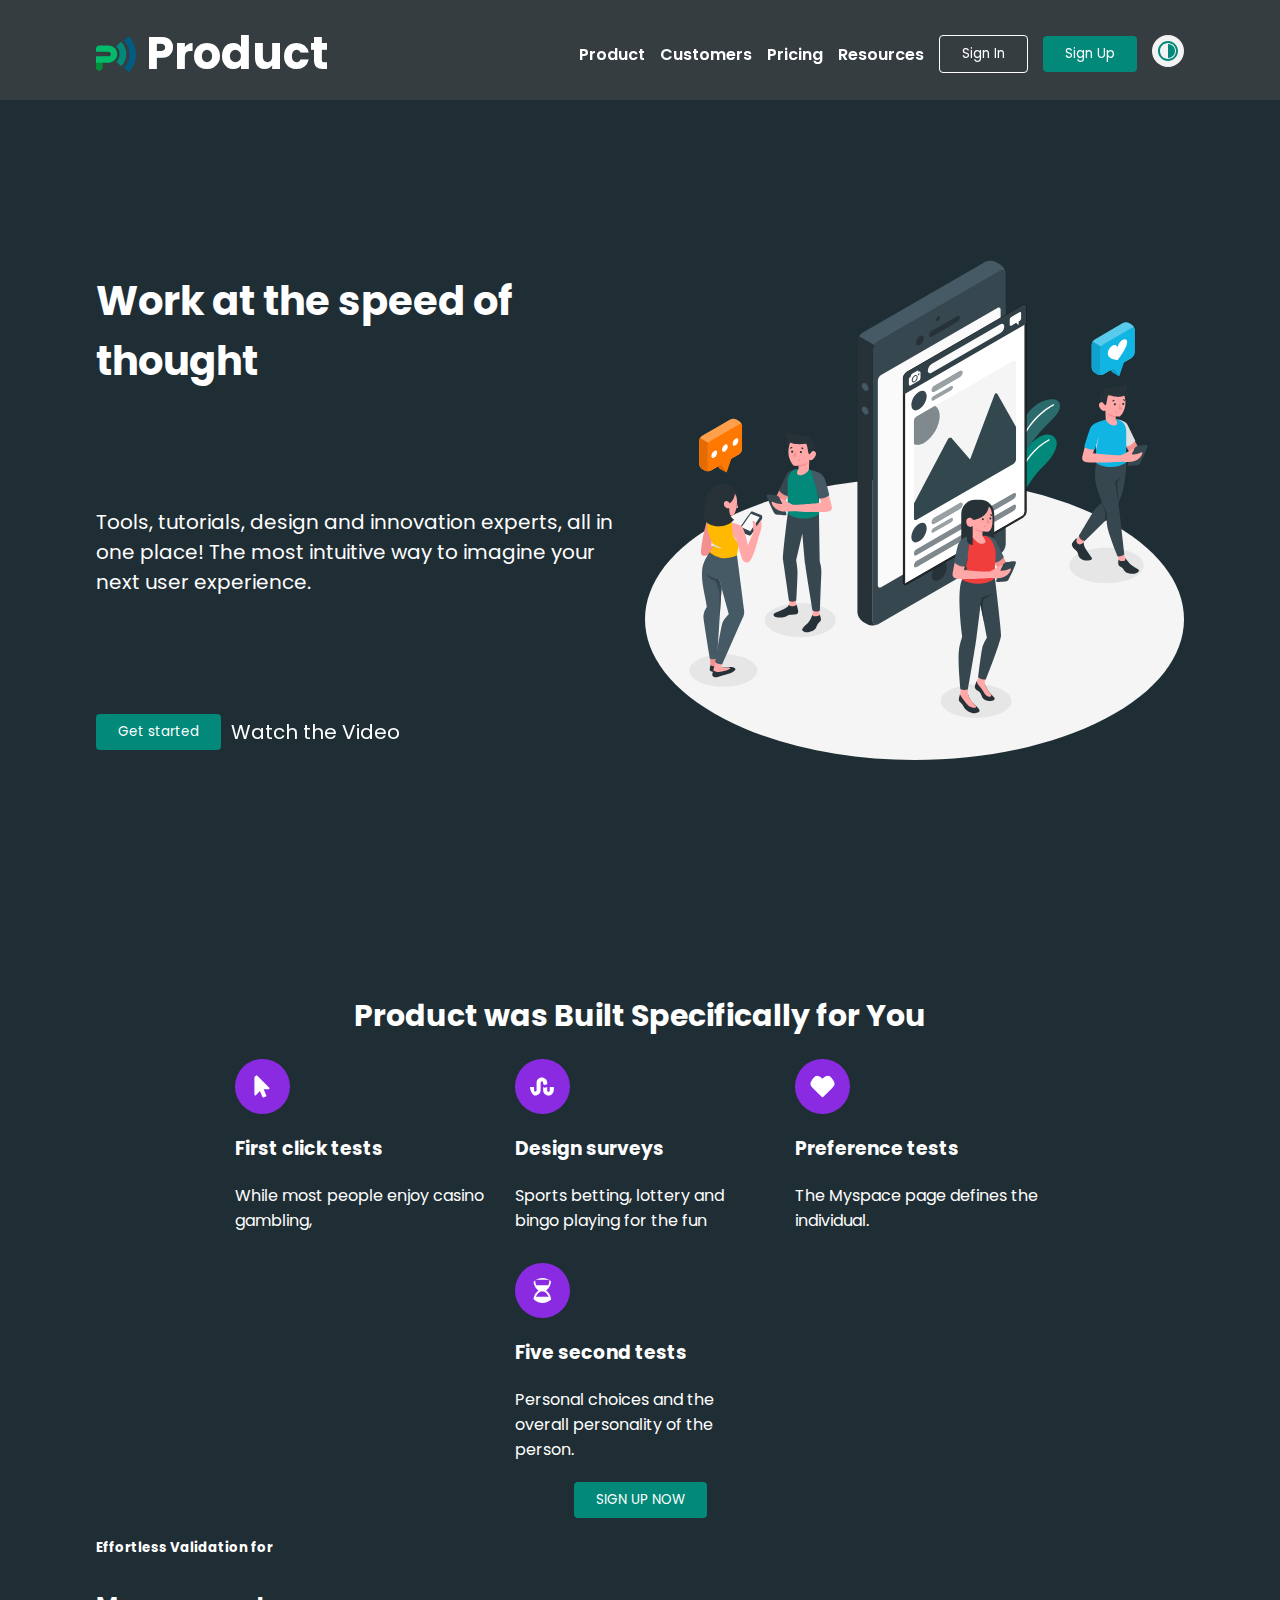
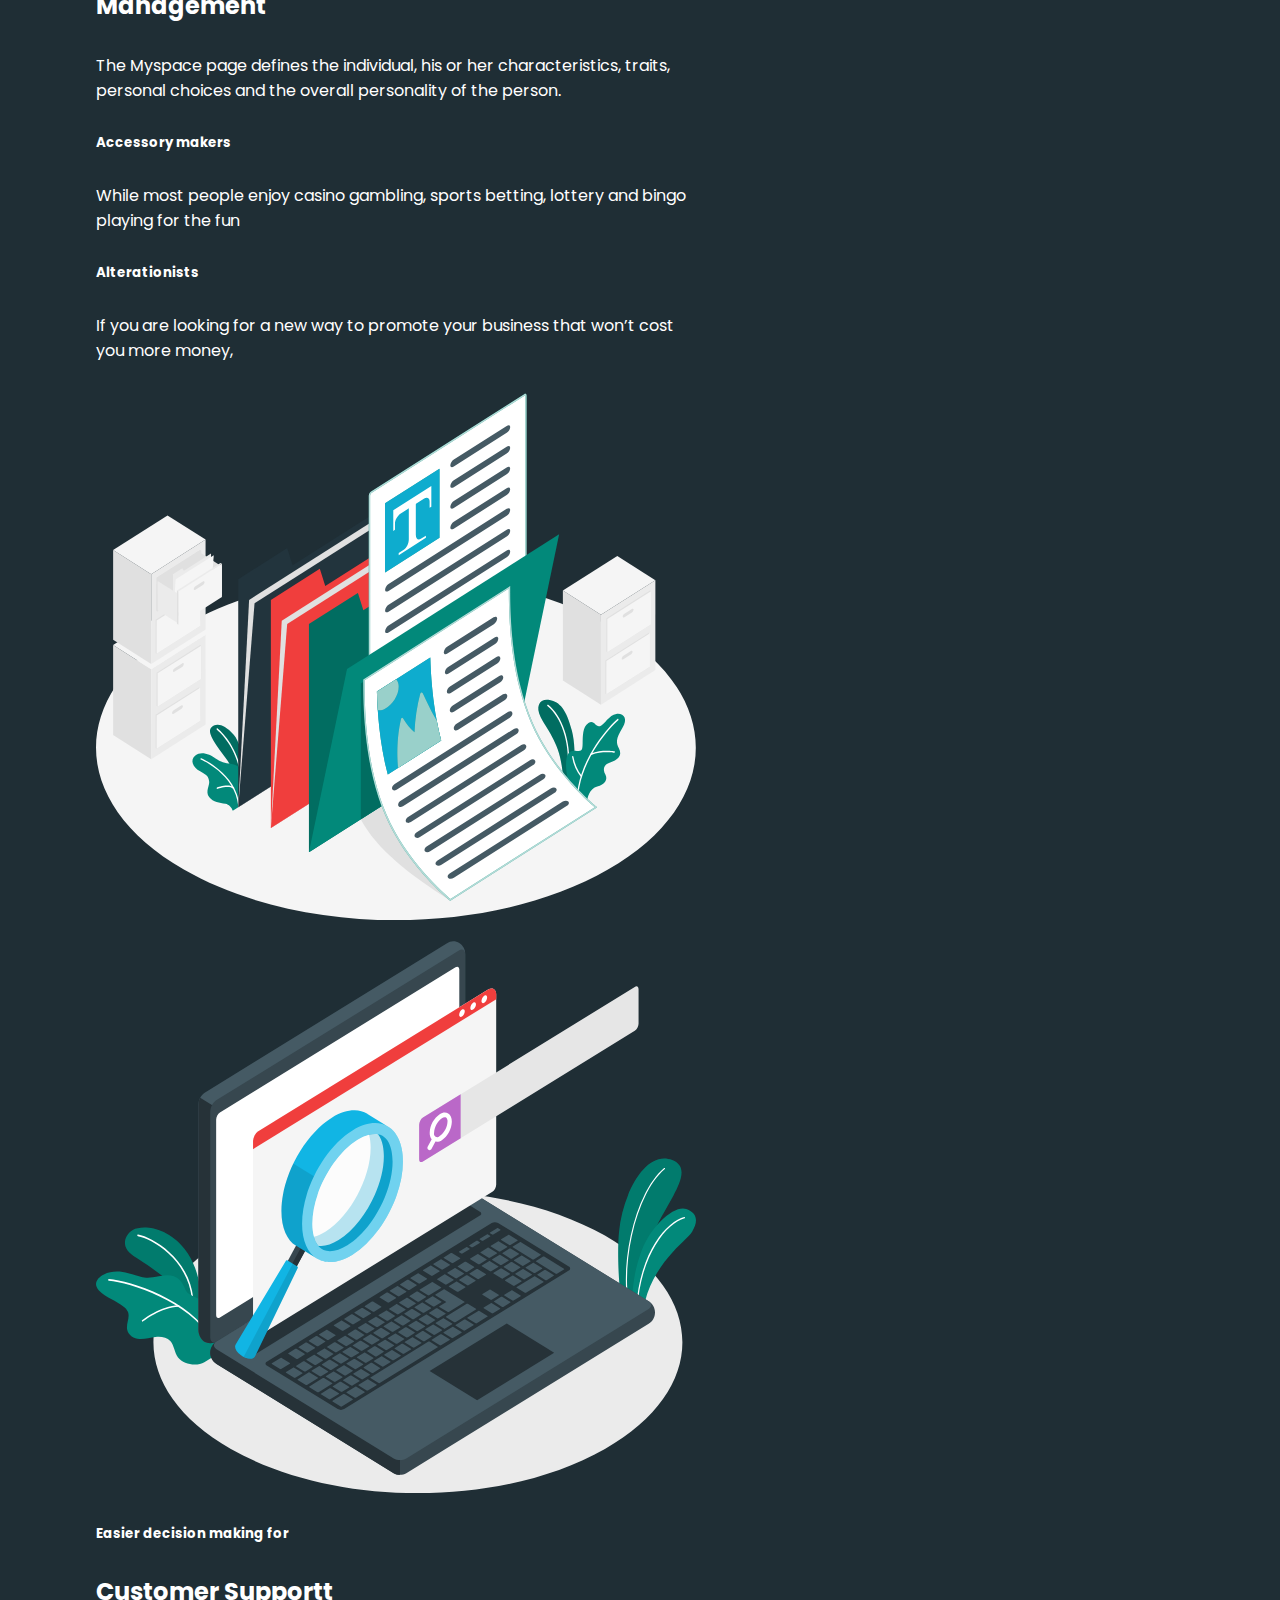
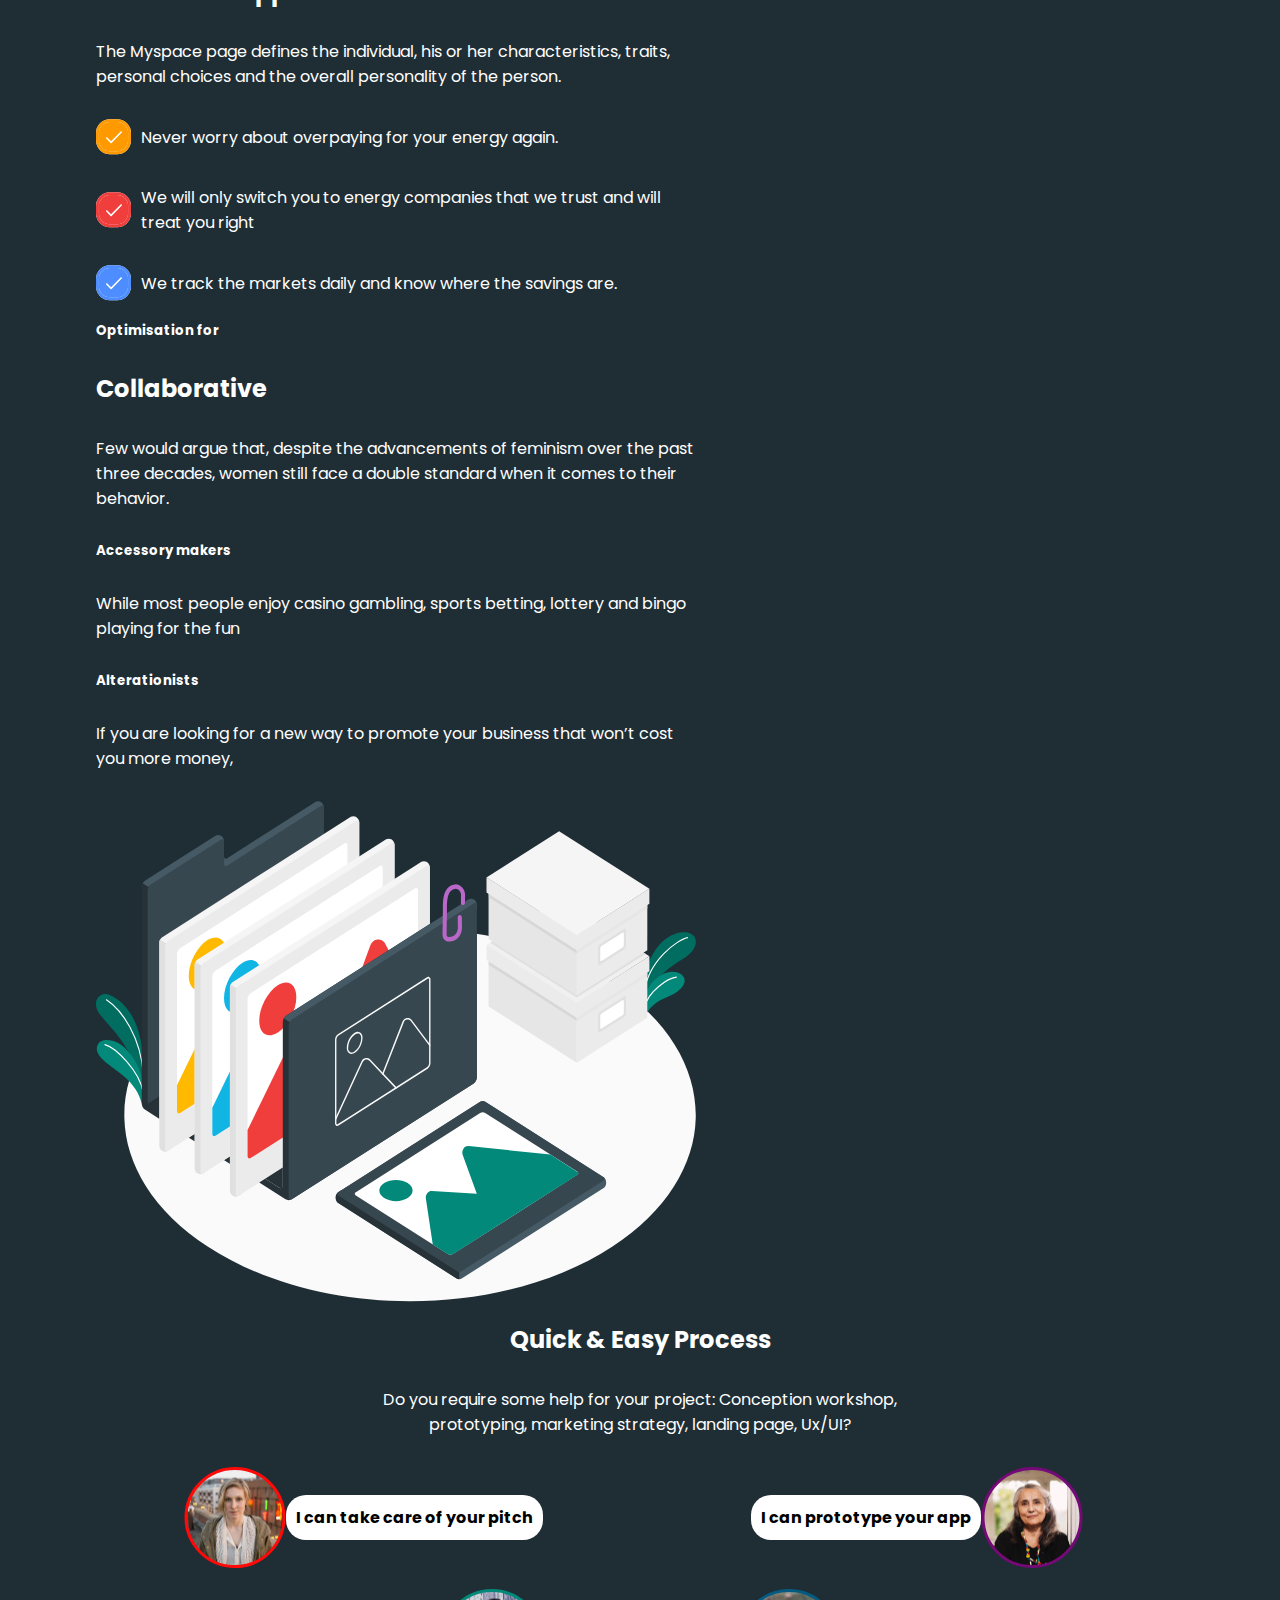
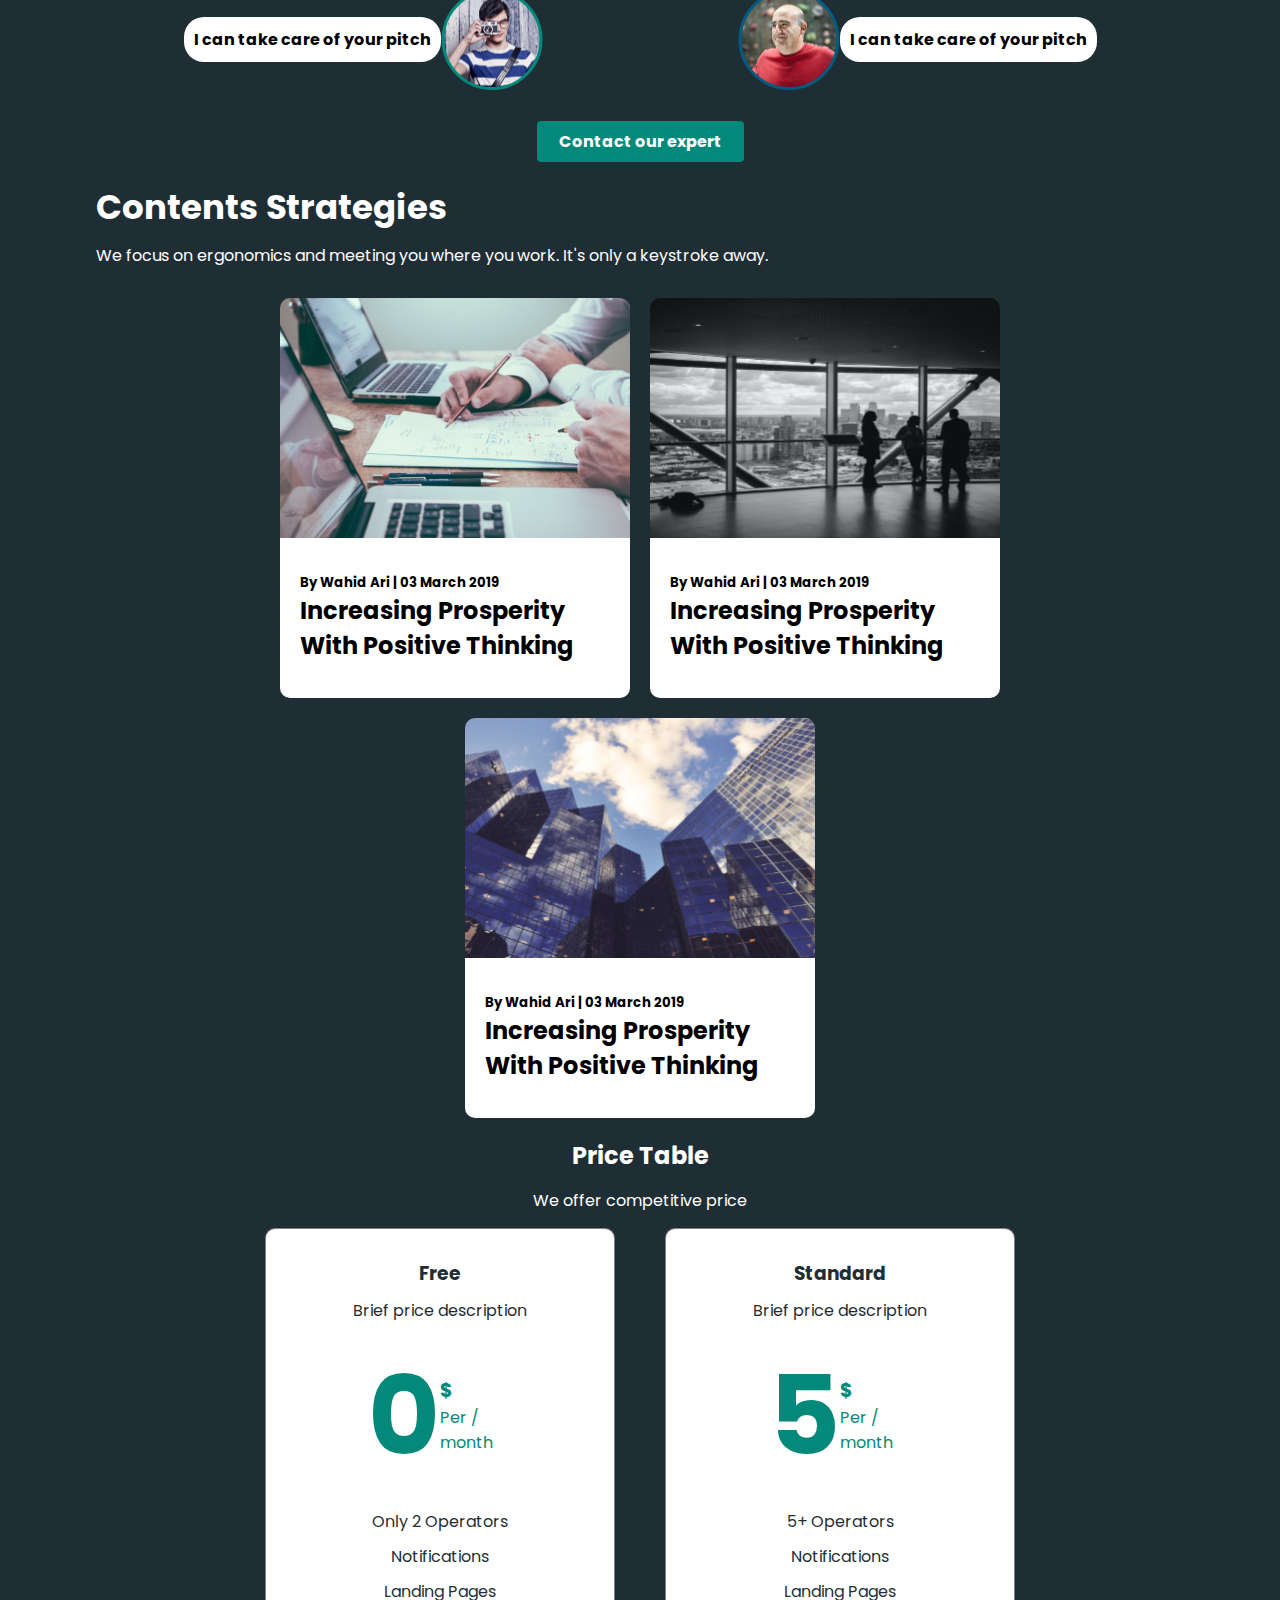
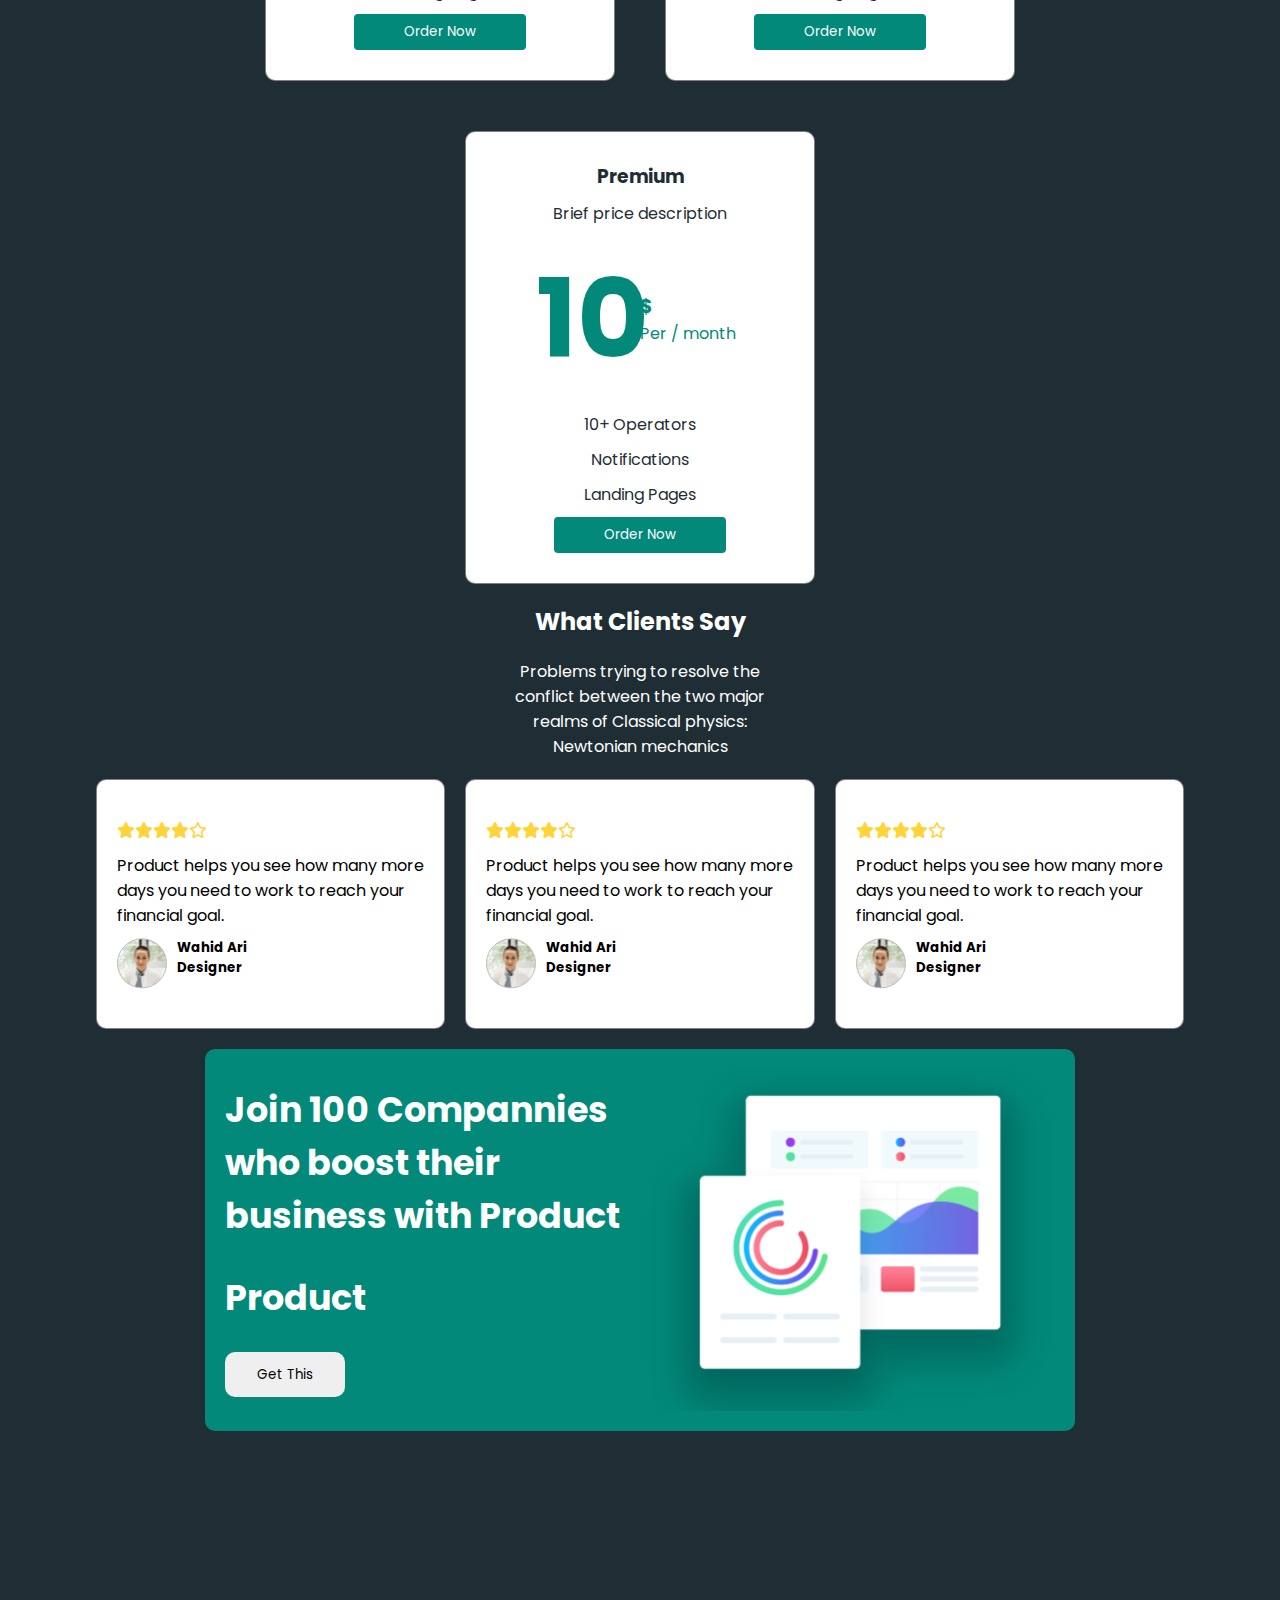
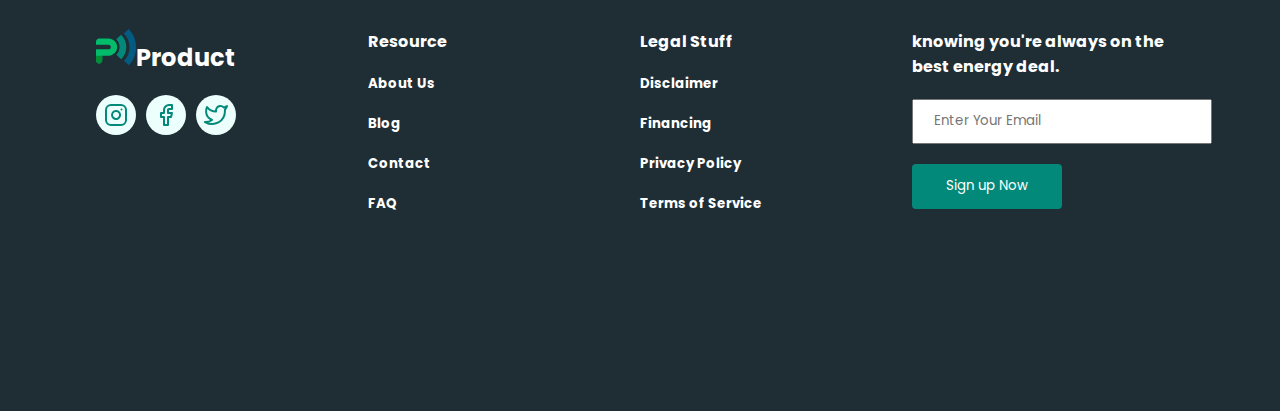
<file: index.html>
<!DOCTYPE html>
<html lang="en">
<head>
    <meta charset="UTF-8">
    <meta name="viewport" content="width=device-width, initial-scale=1.0">
    <link rel="stylesheet" href="./css/style.min.css">
    <link rel="stylesheet" href="https://cdnjs.cloudflare.com/ajax/libs/font-awesome/6.5.2/css/all.min.css">
    <title>Homework-25</title>
</head>
<body>
    <header>
        <nav class="navbar container">
            <div class="logo"><a href="./index.html"><img src="./img/logo.svg" alt=""><h2>Product</h2></a></div>
            <ul class="nav-item">
                                    
                <li class="nav-list"><a href="#" class="nav-link">Product</a></li>
                <li class="nav-list"><a href="#" class="nav-link">Customers </a></li>
                <li class="nav-list"><a href="./pages/prise.html" class="nav-link">Pricing</a></li>
                <li class="nav-list"><a href="#" class="nav-link">Resources</a></li>
                <li class="nav-list"><button class="nav-btn-left">Sign In</button></li>
                <li class="nav-list"><button class="nav-btn-right">Sign Up</button></li>
                <li class="nav-list"><button onclick="darkTheme()" href="#" class="nav-btn-dark"><img src="./img/logo-right.svg" alt=""></button></li>

            </ul>
        </nav>
    </header>
    <main>
        <section class="hero container">
            <div class="hero-left">
                <h2>Work at the speed
                    of thought</h2>
                    <p>Tools, tutorials, design and innovation experts, all in one place! The most intuitive way to imagine your next user experience.</p>
                    <div class="hero-left-bottom">
                        <button class="hero-left-btn">Get started</button><a href="#">Watch the Video</a>
                    </div>
            </div>
            <div class="hero-right"><img src="./img/MyProduct (Community) (Copy) (1)/amico.svg" alt=""></div>

        </section>
        <section class="product container">
            <h2 class="product-title">Product  was Built Specifically 
                for You</h2>
         <div class="product-box-all">
            <div class="product-box">
                <img src="./img/pro1.svg" alt="">
                <h3>First click tests</h3>
                <p>While most people enjoy casino gambling,</p>
               </div>
               <div class="product-box">
                <img src="./img/pro2.svg" alt="">
                <h3>Design surveys</h3>
                <p>Sports betting, lottery and bingo playing for the fun</p>
               </div>
               <div class="product-box">
                <img src="./img/pro3.svg" alt="">
                <h3>Preference tests</h3>
                <p>The Myspace page defines the individual.</p>
               </div>
               <div class="product-box">
                <img src="./img/pro4.svg" alt="">
                <h3>Five second tests</h3>
                <p>Personal choices and the overall personality of the person. </p>
               </div>
         </div>
         <button class="product-btn">SIGN UP NOW</button>
        </section>

        <section class="manager">
          <div class="manager-all container">
            <div class="manager-box">
                 <div class="manager-left">
                <h5> Effortless Validation for</h5>
                <h2>Management</h2>
                <p>The Myspace page defines the individual, his or her characteristics, traits, personal choices and the overall personality of the person. </p>
                <h5> Accessory makers</h5>
                <p>While most people enjoy casino gambling, sports betting, lottery and bingo playing for the fun</p>
                <h5>Alterationists</h5>
                <p>If you are looking for a new way to promote your business that won’t cost you more money, </p>
              </div>
              <div class="manager-right">
               <img src="./img/man1/documents/amico.svg" alt="">
              </div>
            </div>
            <div class="manager-box">
                <div class="manager-right">
                    <img src="./img/man2/search-engines/amico.svg" alt="">
                   </div>
                <div class="manager-left">
               <h5>Easier decision making for</h5>
               <h2>Customer Supportt</h2>
               <p>The Myspace page defines the individual, his or her characteristics, traits, personal choices and the overall personality of the person. </p>
               <p><img src="./img/cs1.svg" alt="">Never worry about overpaying for your energy again. </p>
               <p><img src="./img/cs2.svg" alt="">We will only switch you to energy companies that we trust and will treat you right</p>
               <p><img src="./img/cs3.svg" alt="">We track the markets daily and know where the savings are.</p>
             </div>
            
           </div>
           <div class="manager-box">
            <div class="manager-left">
           <h5> Optimisation for</h5>
           <h2>Collaborative</h2>
           <p>Few would argue that, despite the advancements of feminism over the past three decades, women still face a double standard when it comes to their behavior. </p>
           <h5> Accessory makers</h5>
           <p>While most people enjoy casino gambling, sports betting, lottery and bingo playing for the fun</p>
           <h5>Alterationists</h5>
           <p>If you are looking for a new way to promote your business that won’t cost you more money, </p>
         </div>
         <div class="manager-right">
          <img src="./img/man3/image-folder/amico.svg" alt="">
         </div>
       </div>
       
          </div>
        </section>
        <section class="quiz container">
            <h2>Quick & Easy Process</h2>
            <p>Do you require some help for your project: Conception workshop,
                prototyping, marketing strategy, landing page, Ux/UI?</p>
            <div class="quiz-all">
                <div class="quiz-box">
                    <div class="quiz-left"><img src="./img/qz1.svg" alt=""></div>
                    <div class="quiz-right"><h4>I can take care of your pitch</h4></div>
                </div>
                <div class="quiz-box">
                    <div class="quiz-right"><h4>I can prototype your app</h4></div>
                    <div class="quiz-left"><img src="./img/qz2.svg" alt=""></div>
                </div>
                <div class="quiz-box">
                    <div class="quiz-right"><h4>I can take care of your pitch</h4></div>
                    <div class="quiz-left"><img src="./img/qz3.svg" alt=""></div>
                </div>
                <div class="quiz-box">
                    <div class="quiz-left"><img src="./img/qz4.svg" alt=""></div>
                    <div class="quiz-right"><h4>I can take care of your pitch</h4></div>
                </div>
            </div>
             <button class="quiz-btn">Contact our expert</button>
        </section>
        <section class="content container">
            <h2 class="content-title">Contents Strategies</h2>
            <p class="content-desc">We focus on ergonomics and meeting you where you work. It's only a keystroke away. </p>
            <div class="content-all">
                <div class="content-box">
                    <img src="./img/cont1.svg" alt="" class="content-img">
                    <div class="content-box-desc">
                        <h5>By Wahid Ari |  03 March 2019</h5>
                        <h2>Increasing Prosperity With Positive Thinking</h2>
                    </div>
                </div>
                <div class="content-box">
                    <img src="./img/cont2.svg" alt="" class="content-img">
                    <div class="content-box-desc">
                        <h5>By Wahid Ari |  03 March 2019</h5>
                        <h2>Increasing Prosperity With Positive Thinking</h2>
                    </div>
                </div>
                <div class="content-box">
                    <img src="./img/cont3.svg" alt="" class="content-img">
                    <div class="content-box-desc">
                        <h5>By Wahid Ari |  03 March 2019</h5>
                        <h2>Increasing Prosperity With Positive Thinking</h2>
                    </div>
                </div>
            </div>

        </section>
        <section class="pris container">
            <h2 class="pris-title">Price Table</h2>
            <p>We offer competitive price</p>
            <div class="pris-all">
                <div class="pris-box">
                    <h3>Free</h3>
                    <p>Brief price description</p>
                    <div class="pris-pr">
                        <div class="pr-left"><h1>0</h1></div>
                        <div class="pr-right">
                            <h3>$</h3>
                            <p>Per / month</p>
                        </div>
                    </div>
                        <p>Only 2 Operators</p>
                        <p>Notifications</p>
                        <p>Landing Pages</p>
                    <button class="pris-box-btn">Order Now</button>

                </div>
                <div class="pris-box">
                    <h3> Standard</h3>
                    <p>Brief price description</p>
                    <div class="pris-pr">
                        <div class="pr-left"><h1>5</h1></div>
                        <div class="pr-right">
                            <h3>$</h3>
                            <p>Per / month</p>
                        </div>
                    </div>
                    <p>5+ Operators</p>
                        <p>Notifications</p>
                        <p>Landing Pages</p>
                    <button class="pris-box-btn">Order Now</button>

                </div>
                <div class="pris-box">
                    <h3> Premium</h3>
                    <p>Brief price description</p>
                    <div class="pris-pr">
                        <div class="pr-left"><h1>10</h1></div>
                        <div class="pr-right">
                            <h3>$</h3>
                            <p>Per / month</p>
                        </div>
                    </div>
                    <p>10+ Operators</p>
                    <p>Notifications</p>
                    <p>Landing Pages</p>
                    <button class="pris-box-btn">Order Now</button>
                </div>
            </div>

        </section>
        <section class="say container">
            <h2 class="say-title">What Clients Say</h2>
            <p class="say-descb">Problems trying to resolve the conflict between 
                the two major realms of Classical physics: Newtonian mechanics </p>
            <div class="say-all">
                <div class="say-box">
                    <div class="say-icon"><i class="fa-solid fa-star" style="color: #FFD43B;"></i><i class="fa-solid fa-star" style="color: #FFD43B;"></i><i class="fa-solid fa-star" style="color: #FFD43B;"></i><i class="fa-solid fa-star" style="color: #FFD43B;"></i><i class="fa-regular fa-star" style="color: #FFD43B;"></i></div>
                    <p class="say-desc">Product helps you see how many 
                        more days you need to work to 
                        reach your financial goal.</p>
                
                <div class="say-bottom">
                    <div class="say-box-left">
                        <img src="./img/say1.svg" alt="">
                    </div>
                    <div class="say-box-right">
                        <h5>Wahid Ari</h5>
                        <h5>Designer</h5>
                    </div>
                </div>
            </div>
            <div class="say-box">
                <div class="say-icon"><i class="fa-solid fa-star" style="color: #FFD43B;"></i><i class="fa-solid fa-star" style="color: #FFD43B;"></i><i class="fa-solid fa-star" style="color: #FFD43B;"></i><i class="fa-solid fa-star" style="color: #FFD43B;"></i><i class="fa-regular fa-star" style="color: #FFD43B;"></i></div>
                <p class="say-desc">Product helps you see how many 
                    more days you need to work to 
                    reach your financial goal.</p>
            
            <div class="say-bottom">
                <div class="say-box-left">
                    <img src="./img/say1.svg" alt="">
                </div>
                <div class="say-box-right">
                    <h5>Wahid Ari</h5>
                    <h5>Designer</h5>
                </div>
            </div>
        </div>
        <div class="say-box">
            <div class="say-icon"><i class="fa-solid fa-star" style="color: #FFD43B;"></i><i class="fa-solid fa-star" style="color: #FFD43B;"></i><i class="fa-solid fa-star" style="color: #FFD43B;"></i><i class="fa-solid fa-star" style="color: #FFD43B;"></i><i class="fa-regular fa-star" style="color: #FFD43B;"></i></div>
            <p class="say-desc">Product helps you see how many 
                more days you need to work to 
                reach your financial goal.</p>
        
        <div class="say-bottom">
            <div class="say-box-left">
                <img src="./img/say1.svg" alt="">
            </div>
            <div class="say-box-right">
                <h5>Wahid Ari</h5>
                <h5>Designer</h5>
            </div>
        </div>
    </div>
            </div>
        </section>
        <section class="join container">
            <div class="join-all">
                <div class="join-left">
                    <h2 class="join-title">Join 100 Compannies who boost their business with Product</h2>
                    <h2 class="join-desc">Product</h2>
                    <button class="join-btn">Get This</button>
                </div>
                <div class="join-right">
                    <img src="./img/join.svg" alt="">
                </div>
            </div>

        </section>
    </main>
    <footer class="container">
           <div class="footer-all">
            <div class="footer-box">
                <h2><img src="./img/logo.svg" alt="">Product</h2>
                <div class="footer-icon">
                   <a href="#"> <img src="./img/fo1.svg" alt=""></a>
                    <a href="#"><img src="./img/fo2.svg" alt=""></a>
                    <a href="#"><img src="./img/fo3.svg" alt=""></a>
                </div>
            </div>
            <div class="footer-box">
                <h4><a href="#"> Resource</a></h4>
                <h5><a href="#">About Us</a></h5>
                    <h5> <a href="#">Blog</a></h5>
                        <h5> <a href="#">  Contact</a></h5>
                            <h5>  <a href="#">FAQ</a></h5>
            </div>
            <div class="footer-box">
                <h4><a href="#"> Legal Stuff</a></h4>
               <h5> <a href="#"> Disclaimer</a></h5>
               <h5> <a href="#"> Financing</a></h5>
                <h5> <a href="#">Privacy Policy</a></h5>
                <h5><a href="#">Terms of Service</a></h5>
            </div>
            <div class="footer-box">
                <h4>knowing you're always on the best energy deal. 
                </h4>
                <input type="text" placeholder="Enter Your Email">
                <button class="footer-btn">Sign up Now</button>
            </div>
           </div>
    </footer>
    <script src="./app.js"></script> 
</body>
</html>
</file>
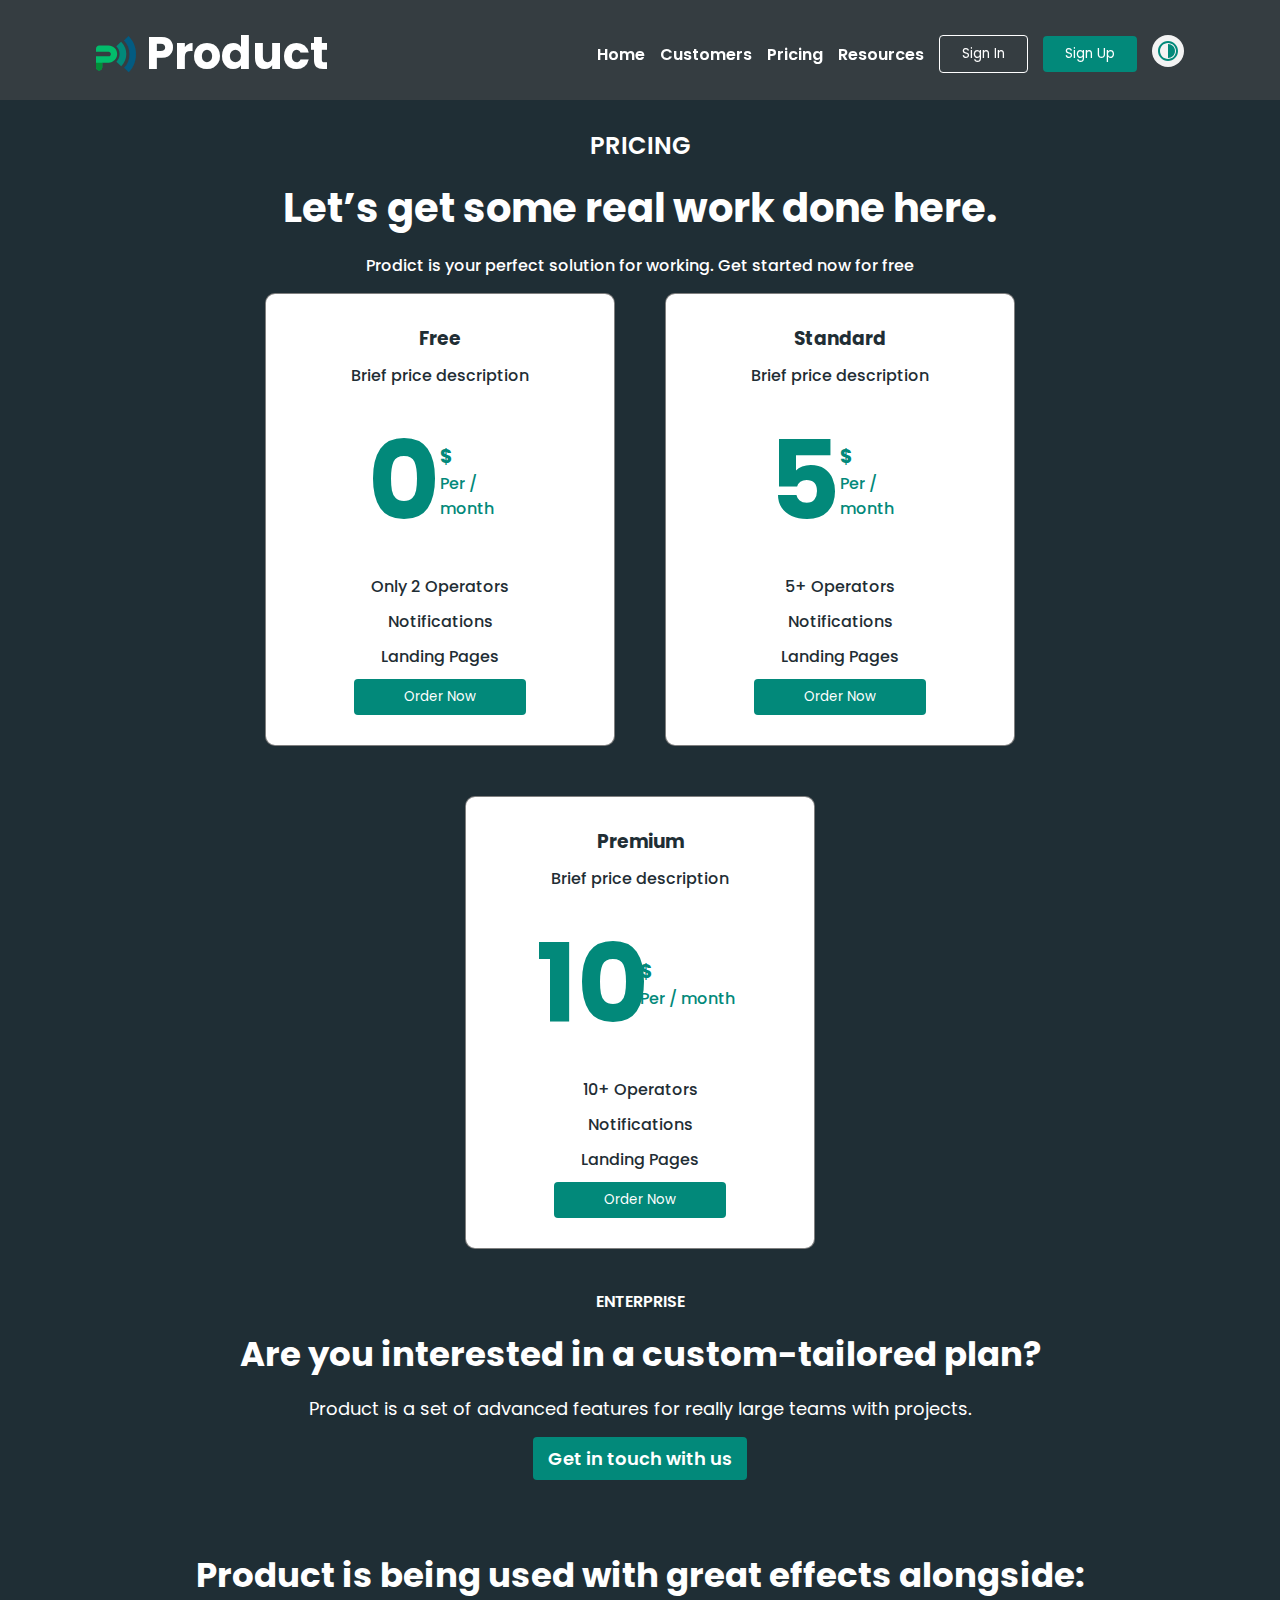
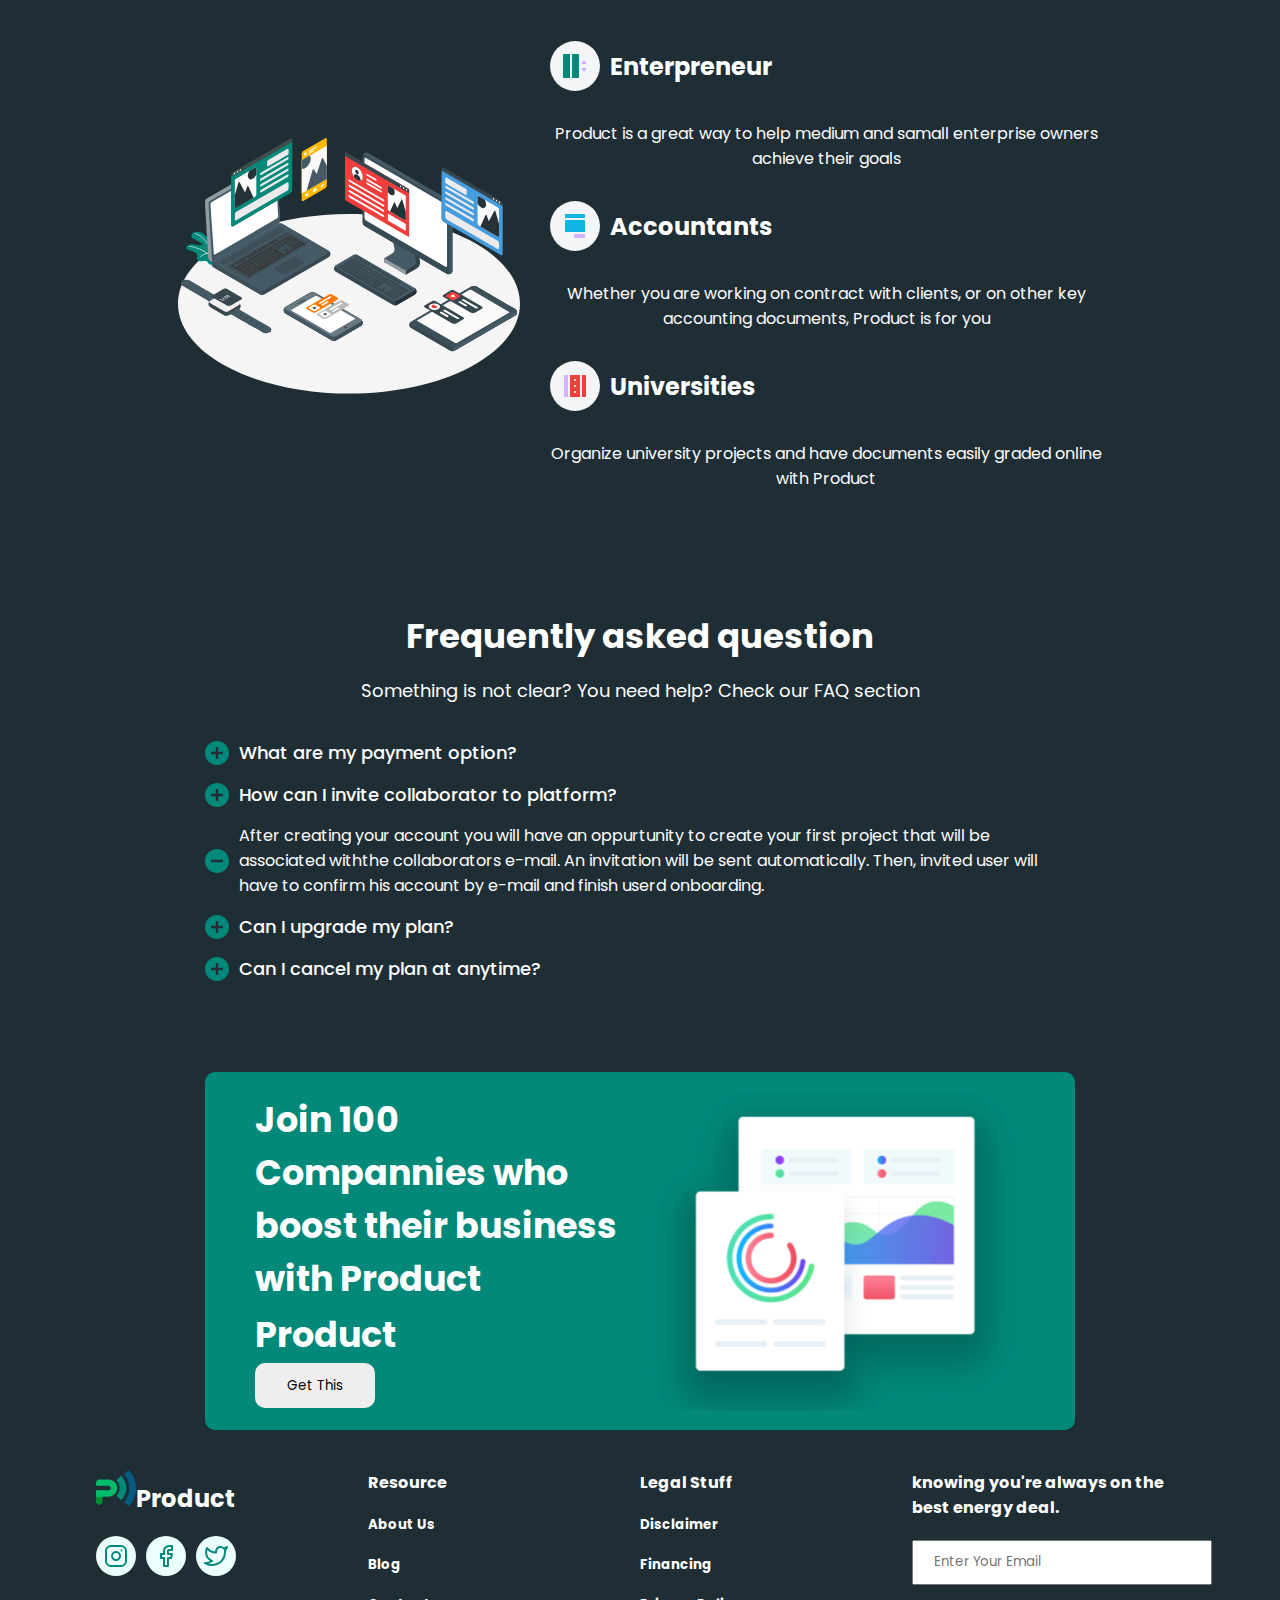
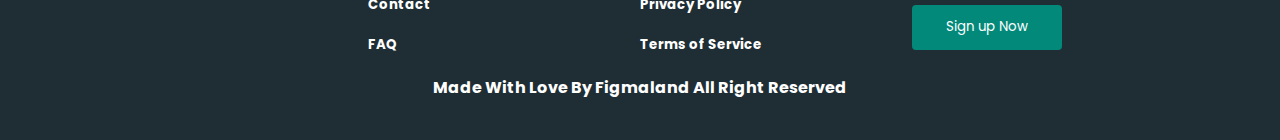
<file: pages/prise.html>
<!DOCTYPE html>
<html lang="en">
<head>
    <meta charset="UTF-8">
    <meta name="viewport" content="width=device-width, initial-scale=1.0">
    <link rel="stylesheet" href="../css/prise.min.css">
    <link rel="stylesheet" href="https://cdnjs.cloudflare.com/ajax/libs/font-awesome/6.5.2/css/all.min.css">
    <title>Document</title>
</head>
<body>
    <header>
        <nav class="navbar container">
            <div class="logo"><a href="../index.html"><img src="../img/logo.svg" alt=""><h2>Product</h2></a></div>
            <button onclick="btn()" class="navbar-toggle" id="btn"><i class="fa-solid fa-bars"></i></button>
            <ul class="nav-item">
                                    
                <li class="nav-list"><a href="../index.html" class="nav-link">Home</a></li>
                <li class="nav-list"><a href="#" class="nav-link">Customers </a></li>
                <li class="nav-list"><a href="./prise.html" class="nav-link">Pricing</a></li>
                <li class="nav-list"><a href="#" class="nav-link">Resources</a></li>
                <li class="nav-list"><button class="nav-btn-left">Sign In</button></li>
                <li class="nav-list"><button class="nav-btn-right">Sign Up</button></li>
                <li class="nav-list"><button onclick="darkTheme()" href="#" class="nav-btn-dark"><img src="../img/logo-right.svg" alt=""></button></li>

            </ul>
        </nav>
    </header>
    <main>
        <section class="pris container">
            <h3 class="pris-title">PRICING</h3>
            <h2 class="pris-info">Let’s get some real work done here.</h2>
            <p>Prodict is your perfect solution for working. Get started now for free</p>
            <div class="pris-all">
                <div class="pris-box">
                    <h3>Free</h3>
                    <p>Brief price description</p>
                    <div class="pris-pr">
                        <div class="pr-left"><h1>0</h1></div>
                        <div class="pr-right">
                            <h3>$</h3>
                            <p>Per / month</p>
                        </div>
                    </div>
                        <p>Only 2 Operators</p>
                        <p>Notifications</p>
                        <p>Landing Pages</p>
                    <button class="pris-box-btn">Order Now</button>

                </div>
                <div class="pris-box">
                    <h3> Standard</h3>
                    <p>Brief price description</p>
                    <div class="pris-pr">
                        <div class="pr-left"><h1>5</h1></div>
                        <div class="pr-right">
                            <h3>$</h3>
                            <p>Per / month</p>
                        </div>
                    </div>
                    <p>5+ Operators</p>
                        <p>Notifications</p>
                        <p>Landing Pages</p>
                    <button class="pris-box-btn">Order Now</button>

                </div>
                <div class="pris-box">
                    <h3> Premium</h3>
                    <p>Brief price description</p>
                    <div class="pris-pr">
                        <div class="pr-left"><h1>10</h1></div>
                        <div class="pr-right">
                            <h3>$</h3>
                            <p>Per / month</p>
                        </div>
                    </div>
                    <p>10+ Operators</p>
                    <p>Notifications</p>
                    <p>Landing Pages</p>
                    <button class="pris-box-btn">Order Now</button>
                </div>
            </div>

        </section>
        <section class="enter container">
            <h2 class="enter-title">ENTERPRISE</h2>
            <h3 class="enter-info">Are you interested  in a custom-tailored plan?</h3>
            <p class="enter-desc">Product is a set of advanced features for really large teams with projects.</p>
            <button class="enter-btn">Get in touch with us</button>
        </section>
        <section class="manager container">
            <h1 class="manager-title">
                Product is being used with great effects alongside:
            </h1>
            <div class="manager-all container">
              <div class="manager-box">
                <div class="manager-right">
                    <img src="../img/pris-bg1/devices/amico.svg" alt="">
                   </div>
                   <div class="manager-left">
                    <h2><img src="../img/grd1.svg" alt="">Enterpreneur</h2>
                    <p>Product is a great way to help medium and samall enterprise owners achieve their goals</p>
                    <h2><img src="../img/grd2.svg" alt="">Accountants</h2>
                    <p>Whether you are working on contract with clients, or on other key accounting documents, Product is for you</p>
                    <h2><img src="../img/grd3.svg" alt="">Universities</h2>
                    <p>Organize university projects and have documents easily graded online with Product</p>
                </div>
               
              </div>
            </div>
          </section>

          <section class="asked container">
            <h3 class="asked-title">Frequently asked question</h3>
            <h4 class="asked-desc">Something is not clear? You need help? Check our FAQ section</h4>
            <div class="asked-info">
                <h3 class="asked-info-title"> <img src="../img/plus/edit/plus_circle.svg" alt="">What are my payment option?</h3>
                <h3 class="asked-info-title"> <img src="../img/plus/edit/plus_circle.svg" alt="">How can I invite collaborator to platform?</h3>
                <p class="asked-info-p"> <img src="../img/minus/edit/minus_circle.svg" alt="">After creating your account you will have an oppurtunity to create your first project that will be associated withthe collaborators e-mail. An invitation  will be sent automatically. Then, invited user will have to confirm his account by e-mail and finish userd onboarding.</p>
                <h3 class="asked-info-title"> <img src="../img/plus/edit/plus_circle.svg" alt="">Can I upgrade my plan?</h3>
                <h3 class="asked-info-title"> <img src="../img/plus/edit/plus_circle.svg" alt="">Can I cancel my plan at anytime?</h3>
            </div>

          </section>
          <section class="join container">
            <div class="join-all">
                <div class="join-left">
                    <h2 class="join-title">Join 100 Compannies who boost their business with Product</h2>
                    <h2 class="join-desc">Product</h2>
                    <button class="join-btn">Get This</button>
                </div>
                <div class="join-right">
                    <img src="../img/join.svg" alt="">
                </div>
            </div>

        </section>
</main>
    <footer class="container">
        <div class="footer-all">
         <div class="footer-box">
             <h2><img src="../img/logo.svg" alt="">Product</h2>
             <div class="footer-icon">
                <a href="#"> <img src="../img/fo1.svg" alt=""></a>
                 <a href="#"><img src="../img/fo2.svg" alt=""></a>
                 <a href="#"><img src="../img/fo3.svg" alt=""></a>
             </div>
         </div>
         <div class="footer-box">
             <h4><a href="#"> Resource</a></h4>
             <h5><a href="#">About Us</a></h5>
                 <h5> <a href="#">Blog</a></h5>
                     <h5> <a href="#">  Contact</a></h5>
                         <h5>  <a href="#">FAQ</a></h5>
         </div>
         <div class="footer-box">
             <h4><a href="#"> Legal Stuff</a></h4>
            <h5> <a href="#"> Disclaimer</a></h5>
            <h5> <a href="#"> Financing</a></h5>
             <h5> <a href="#">Privacy Policy</a></h5>
             <h5><a href="#">Terms of Service</a></h5>
         </div>
         <div class="footer-box">
             <h4>knowing you're always on the best energy deal. 
             </h4>
             <input type="text" placeholder="Enter Your Email">
             <button class="footer-btn">Sign up Now</button>
         </div>
        </div>
        <div><h4>Made With Love By Figmaland All Right Reserved 
        </h4></div>
 </footer>
 <script src="../app.js"></script>
</body>
</html>
</file>
<file: css/style.min.css>
@import"https://fonts.googleapis.com/css2?family=Open+Sans:ital,wght@0,300..800;1,300..800&family=Poppins:ital,wght@0,100;0,200;0,300;0,400;0,500;0,600;0,700;0,800;0,900;1,100;1,200;1,300;1,400;1,500;1,600;1,700;1,800;1,900&display=swap";*{padding:0;margin:0;font-family:"Poppins",sans-serif;box-sizing:border-box;text-decoration:none;list-style:none}body{background-color:#1f2e35;color:#fff}body .header__shrink{box-shadow:0px 0px 15px 0px #fff}.dark-mode{background-color:#fff;color:#1f2e35}.dark-mode .header__shrink{box-shadow:0px 0px 15px 0px #000}body button:hover{box-shadow:5px 5px 5px 0px #fff}.dark-mode button:hover{box-shadow:5px 5px 5px 0px #1f2e35}.container{width:85%;margin:20px auto;background-color:inherit}a{color:inherit;position:relative}a::after{transition:all 3s;position:relative;content:"";width:0%}a:hover::after{background-color:#fff;width:100%;height:3px;border-top-left-radius:100%;border-top-right-radius:100%;position:absolute;bottom:-5px;left:0}button{border:none;cursor:pointer}button:hover{box-shadow:0px 5px 15px 10px inherit}main{padding-top:12vh}.dark-mode header{background-color:rgba(2,137,122,.6)}.dark-mode header .navbar{background:rgba(0,0,0,0)}.dark-mode header .navbar .nav-item .nav-list .nav-btn-left{padding:8px 22px;background:rgba(0,0,0,0);color:inherit;border:1px solid;border-radius:4px}header{color:inherit;width:100%;height:100px;position:fixed;background-color:rgba(83,83,83,.438)}header .navbar{display:flex;justify-content:space-between;background:rgba(0,0,0,0)}header .navbar .logo a{display:flex;gap:10px;align-items:center;font-size:30px}header .navbar .nav-item{display:flex;align-items:center;gap:15px;color:inherit}header .navbar .nav-item .nav-list{font-size:16px;font-weight:600}header .navbar .nav-item .nav-list .nav-btn-left{padding:8px 22px;background:rgba(0,0,0,0);color:inherit;border:1px solid #fff;border-radius:4px}header .navbar .nav-item .nav-list .nav-btn-right{padding:8px 22px;background-color:#02897a;color:#fff;border-radius:4px}header .navbar .nav-item .nav-list .nav-btn-dark{background:rgba(0,0,0,0);border-radius:50%}header .navbar .nav-item .nav-list .nav-btn-dark:hover{box-shadow:0px 0px 0px 0px}.hero{height:85vh;display:flex;gap:10px;color:inherit}.hero .hero-left{width:50%;padding:100px 0px;display:flex;flex-direction:column;gap:30px;justify-content:space-around}.hero .hero-left h2{font-size:40px}.hero .hero-left p{font-size:20px}.hero .hero-left .hero-left-bottom{display:flex;gap:10px;align-items:center}.hero .hero-left .hero-left-bottom .hero-left-btn{padding:8px 22px;background-color:#02897a;color:#fff;border-radius:4px}.hero .hero-left .hero-left-bottom a{color:#02897a;font-size:20px;color:inherit}.hero .hero-right{width:50%}.hero .hero-right img{width:100%;height:100%}.product{margin-top:100px;display:flex;flex-direction:column;color:inherit;gap:20px;align-items:center;justify-content:space-between}.product .product-title{font-size:30px;font-weight:700}.product .product-btn{padding:8px 22px;background-color:#02897a;color:#fff;border-radius:4px}.product .product-box-all{flex-wrap:wrap;display:flex;gap:30px;justify-content:center}.product .product-box-all .product-box{width:250px;justify-content:center;display:flex;flex-wrap:wrap;color:inherit;gap:20px;text-align:left;flex-direction:column}.product .product-box-all .product-box img{padding:15px;width:55px;height:55px;background-color:#8a2be2;border-radius:50%}.manager .manager-all{display:flex;flex-direction:column;gap:20px}.manager .manager-all .manager-box{width:100%;display:grid;grid-template-columns:repeat(auto-fit, minmax(600px, 1fr));gap:30px;align-items:center;align-content:center}.manager .manager-all .manager-box .manager-left{max-width:600px;display:flex;flex-direction:column;gap:30px;color:inherit}.manager .manager-all .manager-box .manager-left p{display:flex;align-items:center;gap:10px}.manager .manager-all .manager-box .manager-right{max-width:600px;display:flex}.manager .manager-all .manager-box .manager-right img{width:100%;height:100%}.quiz{text-align:center;color:inherit;display:flex;gap:30px;flex-direction:column;align-content:center;align-items:center}.quiz p{width:50%}.quiz .quiz-all{width:100%;display:grid;grid-template-columns:repeat(auto-fit, minmax(450px, 1fr));gap:20px;justify-content:center}.quiz .quiz-all .quiz-box{width:100%;display:flex;align-items:center;justify-content:center;color:#000}.quiz .quiz-all .quiz-box div{display:flex;gap:20px}.quiz .quiz-all .quiz-box h4{padding:10px;background-color:#fff;border-radius:20px}.quiz .quiz-btn{padding:8px 22px;background-color:#02897a;color:#fff;border-radius:4px;font-size:16px;font-weight:700}.content{display:flex;flex-direction:column;gap:10px}.content .content-title{font-size:34px;font-weight:700;color:inherit}.content .content-desc{font-size:16px;font-weight:400;margin-bottom:20px;color:inherit}.content .content-all{display:flex;justify-content:center;gap:20px;flex-wrap:wrap}.content .content-all .content-box{width:350px;height:400px;display:flex;flex-direction:column;border-radius:10px}.content .content-all .content-box .content-img{width:100%;height:60%;-o-object-fit:cover;object-fit:cover;border-top-left-radius:10px;border-top-right-radius:10px}.content .content-all .content-box .content-box-desc{height:40%;background-color:#fff;display:flex;flex-direction:column;justify-content:center;padding:20px;text-align:start;border-bottom-left-radius:10px;border-bottom-right-radius:10px;color:#000}.pris{display:flex;align-items:center;justify-content:center;flex-direction:column;gap:15px}.pris .pris-all{display:flex;flex-wrap:wrap;gap:50px;justify-content:center}.pris .pris-all .pris-box{border:1px solid rgba(0,0,0,.5);border-radius:10px;width:350px;padding:30px;text-align:center;display:flex;align-items:center;flex-direction:column;background-color:#fff;color:#1f2e35;gap:10px}.pris .pris-all .pris-box:hover{background-color:#02897a;color:#fff}.pris .pris-all .pris-box:hover .pris-pr{color:#fff}.pris .pris-all .pris-box:hover .pris-box-btn{background-color:#fff;color:#02897a}.pris .pris-all .pris-box .pris-box-btn{background-color:#02897a;color:#fff;width:60%;border-radius:4px;padding:8px 15px}.pris .pris-all .pris-box .pris-pr{display:flex;align-items:center;color:#02897a}.pris .pris-all .pris-box .pris-pr .pr-left{text-align:end;width:50%;font-size:55px}.pris .pris-all .pris-box .pris-pr .pr-right{width:50%;text-align:start}.say{display:flex;flex-direction:column;text-align:center;justify-content:center;justify-items:center;gap:20px}.say .say-descb{padding:0px 400px}.say .say-all{display:flex;gap:20px;justify-content:center}.say .say-all .say-box{width:350px;height:250px;background-color:#fff;color:#000;display:flex;flex-direction:column;justify-content:center;text-align:start;padding:0px 20px;gap:10px;border-radius:10px;border:1px solid rgba(0,0,0,.491)}.say .say-all .say-box .say-bottom{display:flex;justify-content:left;gap:10px}.say .say-all .say-box .say-bottom .say-box-left{display:flex}.say .say-all .say-box .say-bottom .say-box-left img{width:100%;height:100%}.say .say-all .say-box .say-bottom .say-box-right{display:flex;flex-direction:column}.join{display:flex;justify-content:center}.join .join-all{padding:20px;height:60%;width:80%;display:flex;gap:10px;background-color:#02897a;border-radius:10px}.join .join-all .join-left{width:50%;display:flex;flex-direction:column;justify-content:space-around;color:#fff}.join .join-all .join-left .join-title{font-size:35px}.join .join-all .join-left .join-desc{font-size:35px}.join .join-all .join-left .join-btn{width:120px;height:45px;border-radius:10px}.join .join-all .join-left .join-btn:hover{box-shadow:5px 5px 5px 0px #1f2e35}.join .join-all .join-right{display:flex;width:50%}.join .join-all .join-right img{width:100%;height:100%}footer{height:60vh;display:flex;justify-content:center;align-items:center}footer .footer-all{width:100%;display:flex;gap:30px;justify-content:space-between}footer .footer-all .footer-box{display:flex;flex-direction:column;gap:20px;width:25%}footer .footer-all .footer-box input{width:300px;height:45px;padding:0px 20px;outline:none}footer .footer-all .footer-box input:hover{outline:none}footer .footer-all .footer-box .footer-icon{display:flex;gap:10px}footer .footer-all .footer-box .footer-btn{width:150px;height:45px;background-color:#02897a;color:#fff;border-radius:4px}
</file>
<file: css/prise.min.css>
@import"https://fonts.googleapis.com/css2?family=Open+Sans:ital,wght@0,300..800;1,300..800&family=Poppins:ital,wght@0,100;0,200;0,300;0,400;0,500;0,600;0,700;0,800;0,900;1,100;1,200;1,300;1,400;1,500;1,600;1,700;1,800;1,900&display=swap";*{padding:0;margin:0;font-family:"Poppins",sans-serif;box-sizing:border-box;text-decoration:none;list-style:none}body{background-color:#1f2e35;color:#fff}body .header__shrink{box-shadow:0px 0px 15px 0px #fff}.dark-mode{background-color:#fff;color:#1f2e35}.dark-mode .header__shrink{box-shadow:0px 0px 15px 0px #000}body button:hover{box-shadow:5px 5px 5px 0px #fff}.dark-mode button:hover{box-shadow:5px 5px 5px 0px #1f2e35}.container{width:85%;margin:20px auto;background-color:inherit}a{color:inherit;position:relative}a::after{transition:all 3s;position:relative;content:"";width:0%}a:hover::after{background-color:#fff;width:100%;height:3px;border-top-left-radius:100%;border-top-right-radius:100%;position:absolute;bottom:-5px;left:0}button{border:none;cursor:pointer}button:hover{box-shadow:0px 5px 15px 10px inherit}main{padding-top:12vh}.dark-mode header{background-color:rgba(2,137,122,.6)}.dark-mode header .navbar{background:rgba(0,0,0,0)}.dark-mode header .navbar .nav-item .nav-list .nav-btn-left{padding:8px 22px;background:rgba(0,0,0,0);color:inherit;border:1px solid;border-radius:4px}header{color:inherit;width:100%;height:100px;position:fixed;background-color:rgba(83,83,83,.438)}header .navbar{display:flex;justify-content:space-between;background:rgba(0,0,0,0)}header .navbar .logo a{display:flex;gap:10px;align-items:center;font-size:30px}header .navbar #btn{display:none}header .navbar .nav-item{display:flex;align-items:center;gap:15px;color:inherit}header .navbar .nav-item .nav-list{font-size:16px;font-weight:600}header .navbar .nav-item .nav-list .nav-btn-left{padding:8px 22px;background:rgba(0,0,0,0);color:inherit;border:1px solid #fff;border-radius:4px}header .navbar .nav-item .nav-list .nav-btn-right{padding:8px 22px;background-color:#02897a;color:#fff;border-radius:4px}header .navbar .nav-item .nav-list .nav-btn-dark{background:rgba(0,0,0,0);border-radius:50%}header .navbar .nav-item .nav-list .nav-btn-dark:hover{box-shadow:0px 0px 0px 0px}.pris{display:flex;align-items:center;justify-content:center;flex-direction:column;gap:15px}.pris .pris-title{font-size:24px;font-weight:600}.pris .pris-info{font-size:40px;font-weight:700}.pris p{font-size:16px;font-weight:500}.pris .pris-all{display:flex;flex-wrap:wrap;gap:50px;justify-content:center}.pris .pris-all .pris-box{border:1px solid rgba(0,0,0,.5);border-radius:10px;width:350px;padding:30px;text-align:center;display:flex;align-items:center;flex-direction:column;background-color:#fff;color:#1f2e35;gap:10px}.pris .pris-all .pris-box:hover{background-color:#02897a;color:#fff}.pris .pris-all .pris-box:hover .pris-pr{color:#fff}.pris .pris-all .pris-box:hover .pris-box-btn{background-color:#fff;color:#02897a}.pris .pris-all .pris-box .pris-box-btn{background-color:#02897a;color:#fff;width:60%;border-radius:4px;padding:8px 15px}.pris .pris-all .pris-box .pris-pr{display:flex;align-items:center;color:#02897a}.pris .pris-all .pris-box .pris-pr .pr-left{text-align:end;width:50%;font-size:55px}.pris .pris-all .pris-box .pris-pr .pr-right{width:50%;text-align:start}.enter{display:flex;flex-direction:column;justify-content:center;align-items:center;gap:15px;padding:20px 0px}.enter .enter-title{font-size:16px;font-weight:600}.enter .enter-info{font-size:34px;font-weight:700}.enter .enter-desc{font-size:18px;font-weight:400}.enter .enter-btn{background-color:#02897a;color:#fff;border-radius:4px;padding:8px 15px;font-size:18px;font-weight:600}.manager{display:flex;flex-direction:column;gap:20px;padding:30px 0px;text-align:center}.manager .manager-title{font-size:34px;font-weight:700}.manager .manager-all{display:flex;flex-direction:column;gap:20px}.manager .manager-all .manager-box{width:100%;display:flex;gap:30px;align-items:center;align-content:center}.manager .manager-all .manager-box .manager-left{max-width:600px;display:flex;flex-direction:column;gap:30px;color:inherit}.manager .manager-all .manager-box .manager-left h2{display:flex;align-items:center;gap:10px}.manager .manager-all .manager-box .manager-left p{display:flex;align-items:center;gap:10px}.manager .manager-all .manager-box .manager-right{max-width:600px;display:flex}.manager .manager-all .manager-box .manager-right img{width:100%;height:100%}.asked{display:flex;flex-direction:column;justify-content:center;align-items:center;text-align:center;gap:15px;padding:50px 0px}.asked .asked-title{font-size:34px;font-weight:700}.asked .asked-desc{font-size:18px;font-weight:400}.asked .asked-info{width:80%;display:flex;flex-direction:column;justify-content:start;text-align:start;gap:15px;padding:20px 0px}.asked .asked-info .asked-info-title{display:flex;gap:10px;align-items:center;font-size:18px;font-weight:500}.asked .asked-info .asked-info-p{display:flex;gap:10px;align-items:center;font-size:16px;font-weight:400}.join{display:flex;justify-content:center}.join .join-all{padding:20px 50px;height:60%;width:80%;display:flex;gap:10px;background-color:#02897a;border-radius:10px}.join .join-all .join-left{width:50%;display:flex;flex-direction:column;justify-content:space-around;color:#fff}.join .join-all .join-left .join-title{font-size:35px}.join .join-all .join-left .join-desc{font-size:35px}.join .join-all .join-left .join-btn{width:120px;height:45px;border-radius:10px}.join .join-all .join-left .join-btn:hover{box-shadow:5px 5px 5px 0px #1f2e35}.join .join-all .join-right{display:flex;width:50%}.join .join-all .join-right img{width:100%;height:100%}footer{display:flex;justify-content:space-around;align-items:center;flex-direction:column;gap:20px;padding:20px 0px}footer .footer-all{width:100%;display:flex;gap:30px;justify-content:space-between}footer .footer-all .footer-box{display:flex;flex-direction:column;gap:20px;width:25%}footer .footer-all .footer-box input{width:300px;height:45px;padding:0px 20px;outline:none}footer .footer-all .footer-box input:hover{outline:none}footer .footer-all .footer-box .footer-icon{display:flex;gap:10px}footer .footer-all .footer-box .footer-btn{width:150px;height:45px;background-color:#02897a;color:#fff;border-radius:4px}
</file>
